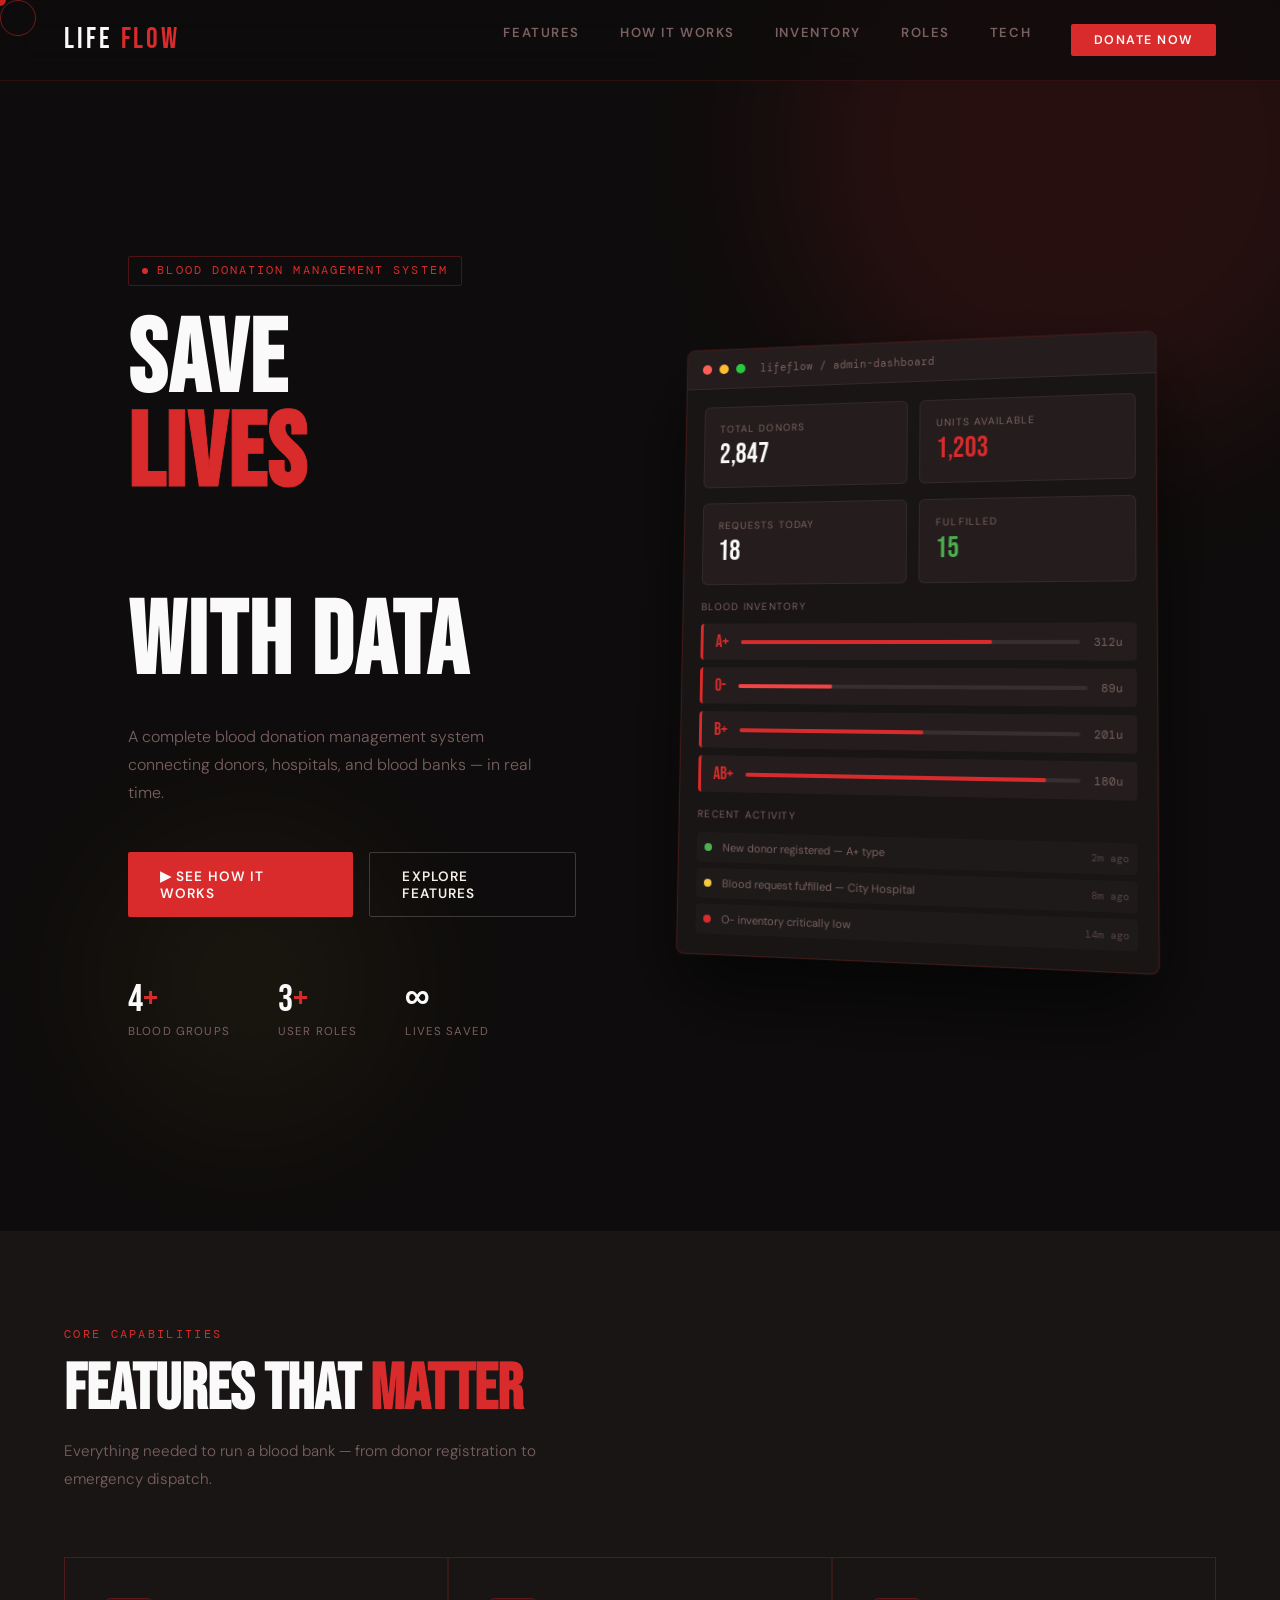
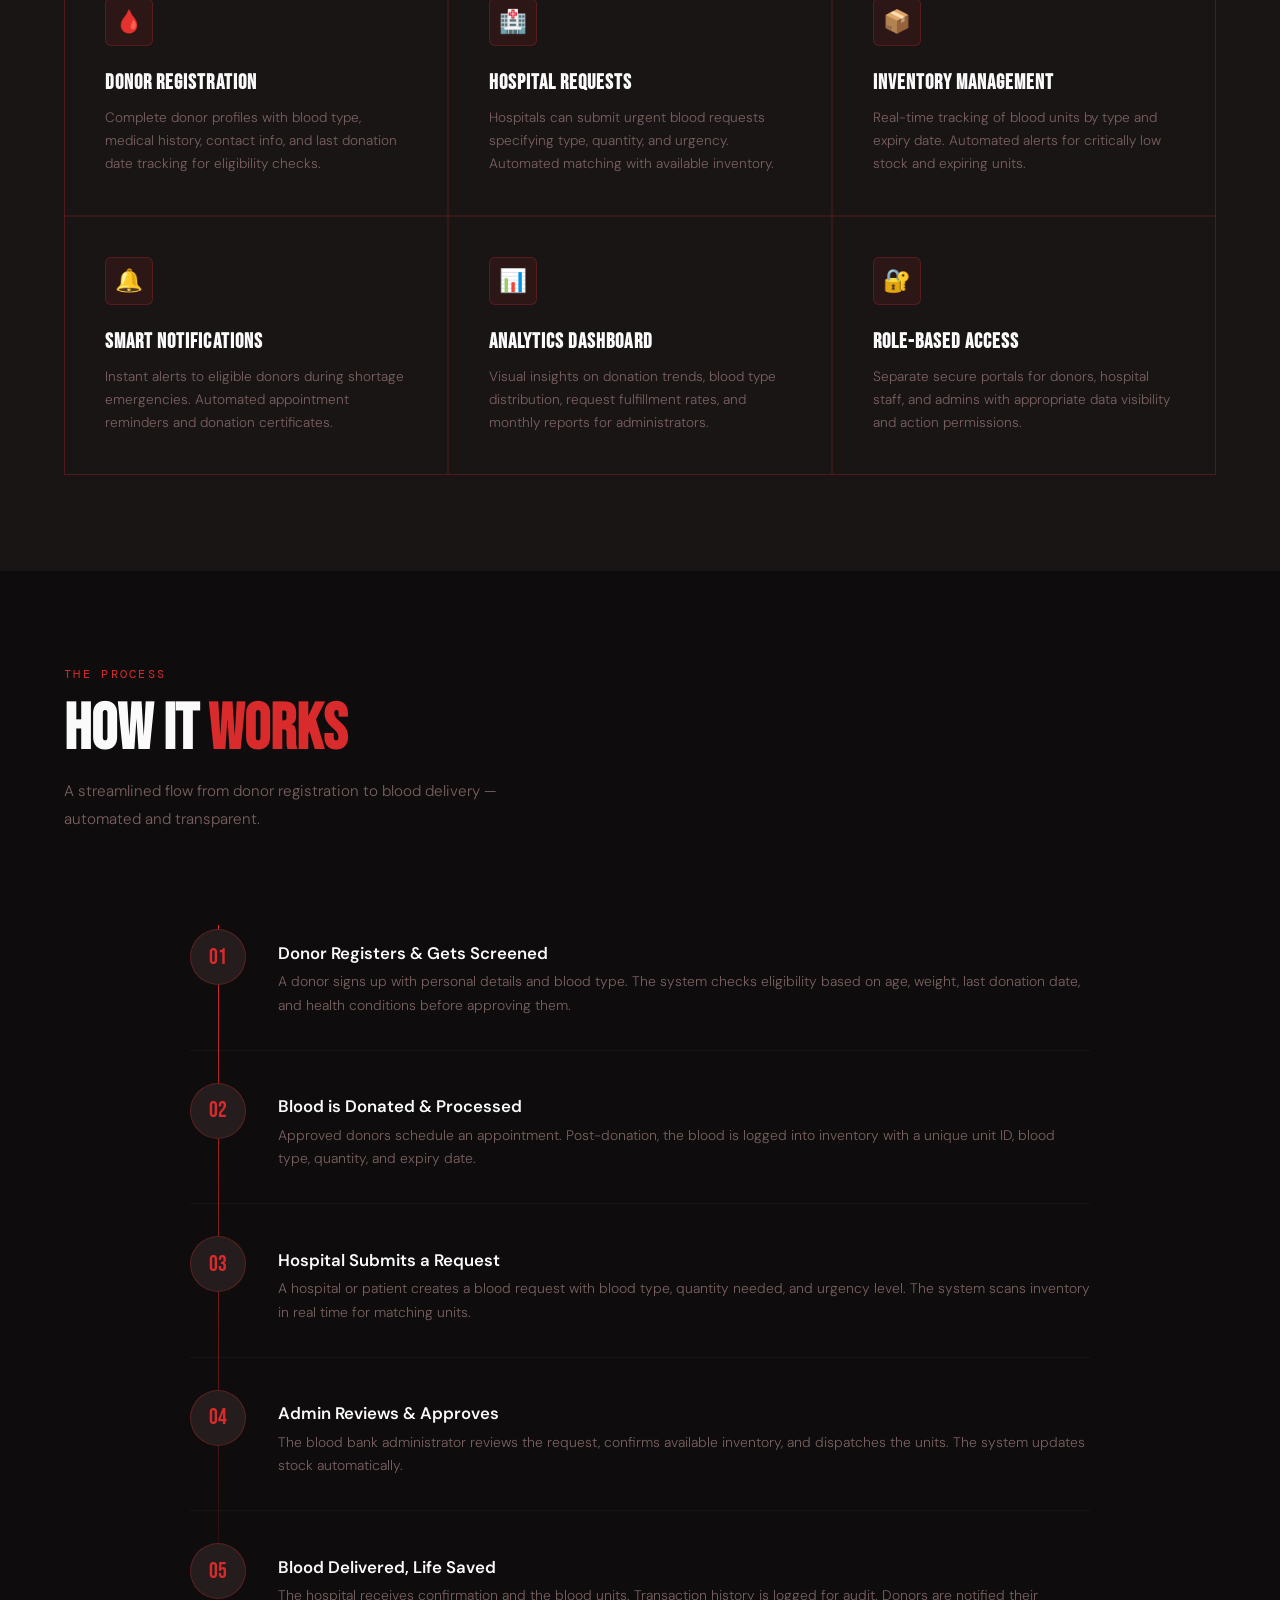
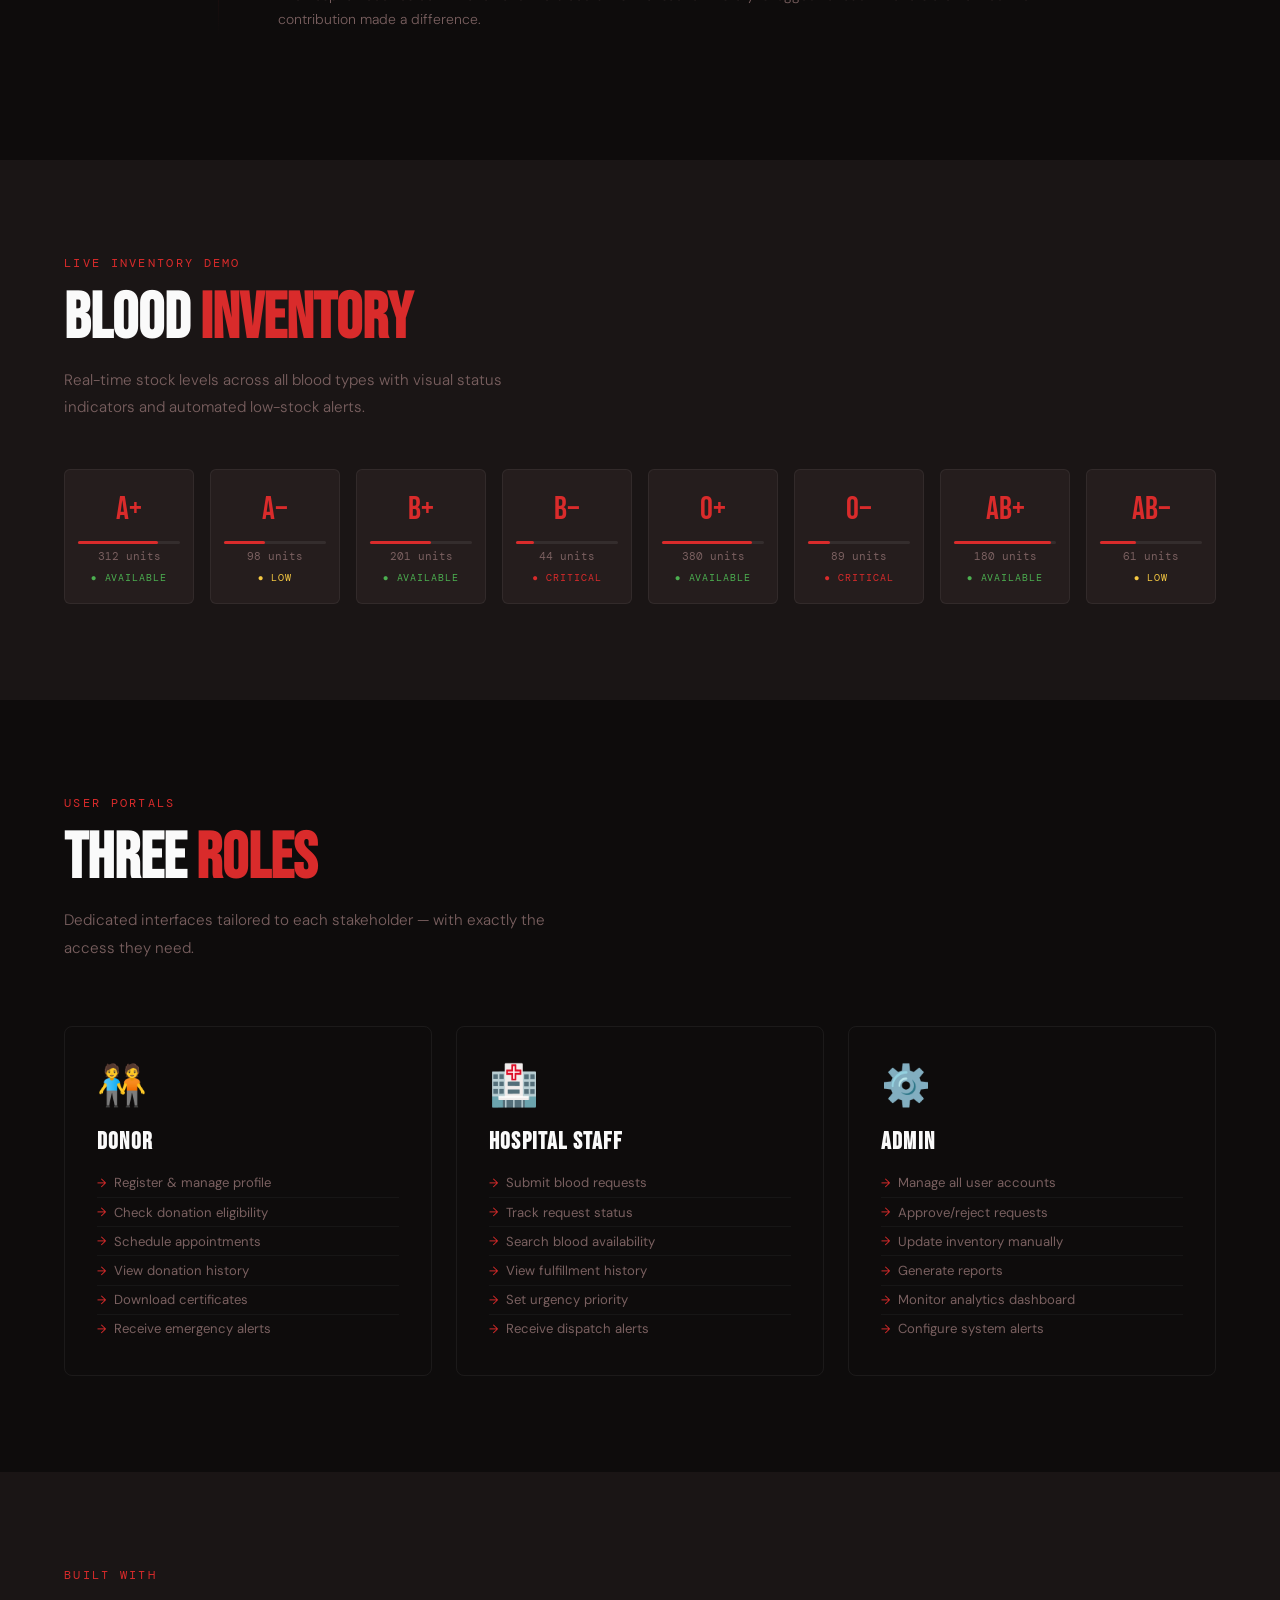
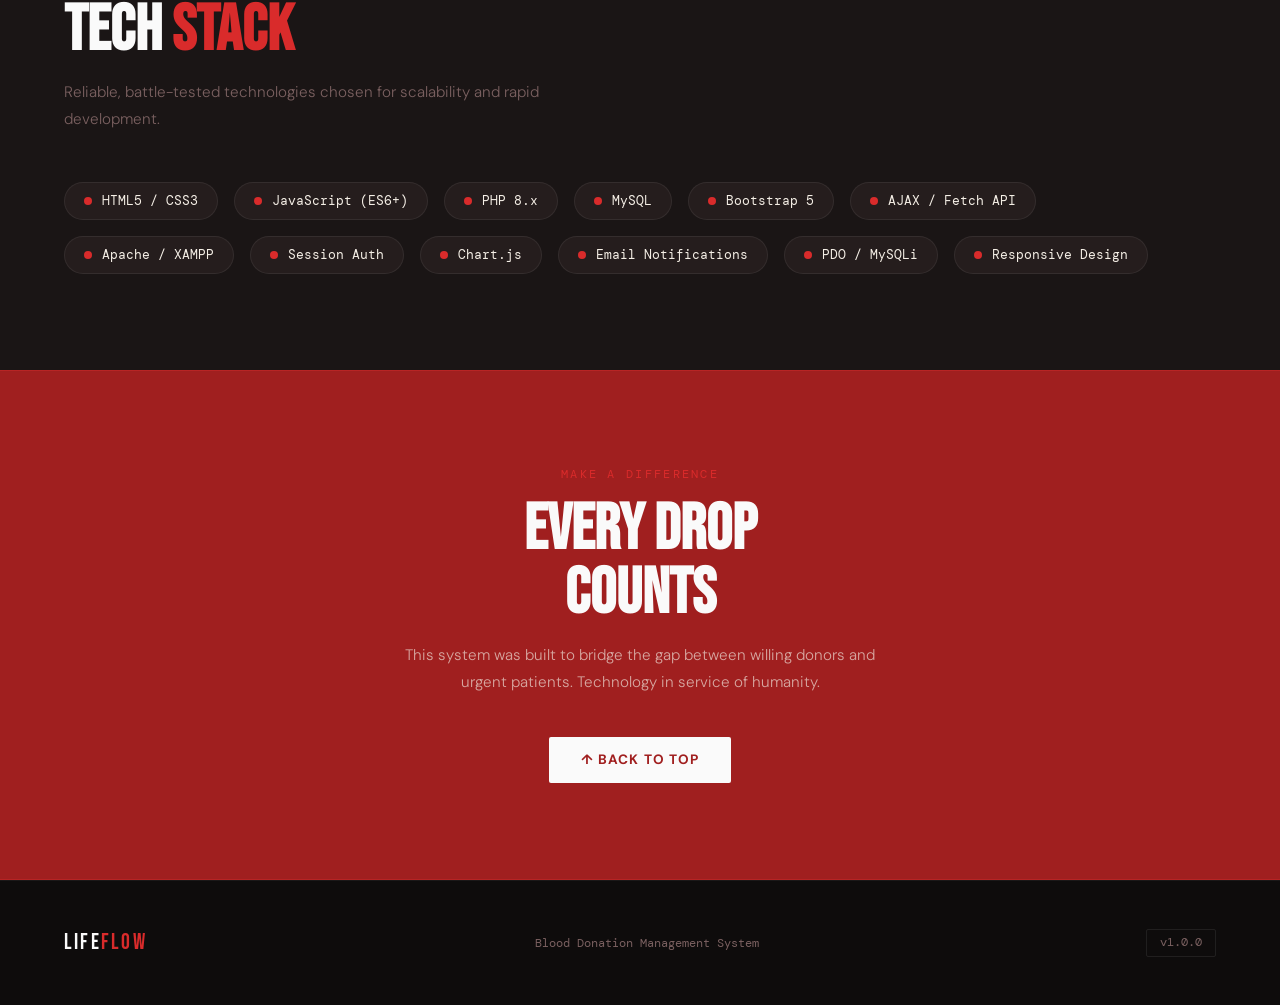
<file: index.html>
<!DOCTYPE html>
<html lang="en">
<head>
<meta charset="UTF-8">
<meta name="viewport" content="width=device-width, initial-scale=1.0">
<title>LifeFlow — Blood Donation Management System</title>
<link href="https://fonts.googleapis.com/css2?family=Bebas+Neue&family=DM+Sans:ital,opsz,wght@0,9..40,300;0,9..40,400;0,9..40,600;1,9..40,300&family=DM+Mono:wght@400;500&display=swap" rel="stylesheet">
<link rel="stylesheet" href="style.css">
</head>
<body>

<!-- Custom cursor -->
<div class="cursor" id="cursor"></div>
<div class="cursor-ring" id="cursorRing"></div>

<!-- Nav -->
<nav>
  <div class="nav-logo">Life<span>Flow</span></div>
  <div class="nav-links">
    <a href="#features">Features</a>
    <a href="#flow">How It Works</a>
    <a href="#inventory">Inventory</a>
    <a href="#roles">Roles</a>
    <a href="#tech">Tech</a>
    <a href="#cta" class="nav-cta">Donate Now</a>
  </div>
</nav>

<!-- Hero -->
<section class="hero" id="home">
  <div class="hero-bg">
    <div class="hero-circle hc1"></div>
    <div class="hero-circle hc2"></div>
  </div>
  <div class="hero-left">
    <div class="hero-tag">Blood Donation Management System</div>
    <h1 class="hero-h1">
      SAVE<br>
      <em>LIVES</em><br>
      WITH DATA
    </h1>
    <p class="hero-sub">A complete blood donation management system connecting donors, hospitals, and blood banks — in real time.</p>
    <div class="hero-actions">
      <a href="#flow" class="btn-primary">▶ See How It Works</a>
      <a href="#features" class="btn-ghost">Explore Features</a>
    </div>
    <div class="hero-stats">
      <div class="stat-item">
        <div class="stat-num">4<span>+</span></div>
        <div class="stat-label">Blood Groups</div>
      </div>
      <div class="stat-item">
        <div class="stat-num">3<span>+</span></div>
        <div class="stat-label">User Roles</div>
      </div>
      <div class="stat-item">
        <div class="stat-num">∞</div>
        <div class="stat-label">Lives Saved</div>
      </div>
    </div>
  </div>

  <!-- Dashboard Mockup -->
  <div class="hero-right">
    <div class="dashboard-mockup">
      <div class="mock-header">
        <div class="mock-dot" style="background:#FF5F56"></div>
        <div class="mock-dot" style="background:#FFBD2E"></div>
        <div class="mock-dot" style="background:#27C93F"></div>
        <div class="mock-title">lifeflow / admin-dashboard</div>
      </div>
      <div class="mock-body">
        <div class="mock-row">
          <div class="mock-card">
            <div class="mock-card-label">Total Donors</div>
            <div class="mock-card-val">2,847</div>
          </div>
          <div class="mock-card">
            <div class="mock-card-label">Units Available</div>
            <div class="mock-card-val red">1,203</div>
          </div>
        </div>
        <div class="mock-row">
          <div class="mock-card">
            <div class="mock-card-label">Requests Today</div>
            <div class="mock-card-val">18</div>
          </div>
          <div class="mock-card">
            <div class="mock-card-label">Fulfilled</div>
            <div class="mock-card-val green">15</div>
          </div>
        </div>
        <div class="mock-section-title">Blood Inventory</div>
        <div class="mock-blood-list">
          <div class="mock-blood-item">
            <span class="mock-blood-type">A+</span>
            <div class="mock-blood-bar-wrap"><div class="mock-blood-bar" style="width:75%"></div></div>
            <span class="mock-blood-units">312u</span>
          </div>
          <div class="mock-blood-item">
            <span class="mock-blood-type">O-</span>
            <div class="mock-blood-bar-wrap"><div class="mock-blood-bar" style="width:28%;background:#F24444"></div></div>
            <span class="mock-blood-units">89u</span>
          </div>
          <div class="mock-blood-item">
            <span class="mock-blood-type">B+</span>
            <div class="mock-blood-bar-wrap"><div class="mock-blood-bar" style="width:55%"></div></div>
            <span class="mock-blood-units">201u</span>
          </div>
          <div class="mock-blood-item">
            <span class="mock-blood-type">AB+</span>
            <div class="mock-blood-bar-wrap"><div class="mock-blood-bar" style="width:90%"></div></div>
            <span class="mock-blood-units">180u</span>
          </div>
        </div>
        <div class="mock-section-title">Recent Activity</div>
        <div class="mock-activity">
          <div class="mock-act-item">
            <div class="mock-act-dot" style="background:#4CAF50"></div>
            <span class="mock-act-text">New donor registered — A+ type</span>
            <span class="mock-act-time">2m ago</span>
          </div>
          <div class="mock-act-item">
            <div class="mock-act-dot" style="background:#F5C842"></div>
            <span class="mock-act-text">Blood request fulfilled — City Hospital</span>
            <span class="mock-act-time">8m ago</span>
          </div>
          <div class="mock-act-item">
            <div class="mock-act-dot" style="background:#D92B2B"></div>
            <span class="mock-act-text">O- inventory critically low</span>
            <span class="mock-act-time">14m ago</span>
          </div>
        </div>
      </div>
    </div>
  </div>
</section>

<!-- Features -->
<section id="features">
  <div class="section-eyebrow">Core Capabilities</div>
  <h2 class="section-title">FEATURES THAT <span>MATTER</span></h2>
  <p class="section-desc">Everything needed to run a blood bank — from donor registration to emergency dispatch.</p>
  <div class="features-grid reveal">
    <div class="feature-card">
      <div class="feature-icon">🩸</div>
      <h3>Donor Registration</h3>
      <p>Complete donor profiles with blood type, medical history, contact info, and last donation date tracking for eligibility checks.</p>
    </div>
    <div class="feature-card">
      <div class="feature-icon">🏥</div>
      <h3>Hospital Requests</h3>
      <p>Hospitals can submit urgent blood requests specifying type, quantity, and urgency. Automated matching with available inventory.</p>
    </div>
    <div class="feature-card">
      <div class="feature-icon">📦</div>
      <h3>Inventory Management</h3>
      <p>Real-time tracking of blood units by type and expiry date. Automated alerts for critically low stock and expiring units.</p>
    </div>
    <div class="feature-card">
      <div class="feature-icon">🔔</div>
      <h3>Smart Notifications</h3>
      <p>Instant alerts to eligible donors during shortage emergencies. Automated appointment reminders and donation certificates.</p>
    </div>
    <div class="feature-card">
      <div class="feature-icon">📊</div>
      <h3>Analytics Dashboard</h3>
      <p>Visual insights on donation trends, blood type distribution, request fulfillment rates, and monthly reports for administrators.</p>
    </div>
    <div class="feature-card">
      <div class="feature-icon">🔐</div>
      <h3>Role-Based Access</h3>
      <p>Separate secure portals for donors, hospital staff, and admins with appropriate data visibility and action permissions.</p>
    </div>
  </div>
</section>

<!-- How It Works -->
<section id="flow">
  <div class="section-eyebrow">The Process</div>
  <h2 class="section-title">HOW IT <span>WORKS</span></h2>
  <p class="section-desc">A streamlined flow from donor registration to blood delivery — automated and transparent.</p>
  <div class="flow-container">
    <div class="flow-steps reveal">
      <div class="flow-step">
        <div class="flow-num">01</div>
        <div class="flow-content">
          <h3>Donor Registers & Gets Screened</h3>
          <p>A donor signs up with personal details and blood type. The system checks eligibility based on age, weight, last donation date, and health conditions before approving them.</p>
        </div>
      </div>
      <div class="flow-step">
        <div class="flow-num">02</div>
        <div class="flow-content">
          <h3>Blood is Donated & Processed</h3>
          <p>Approved donors schedule an appointment. Post-donation, the blood is logged into inventory with a unique unit ID, blood type, quantity, and expiry date.</p>
        </div>
      </div>
      <div class="flow-step">
        <div class="flow-num">03</div>
        <div class="flow-content">
          <h3>Hospital Submits a Request</h3>
          <p>A hospital or patient creates a blood request with blood type, quantity needed, and urgency level. The system scans inventory in real time for matching units.</p>
        </div>
      </div>
      <div class="flow-step">
        <div class="flow-num">04</div>
        <div class="flow-content">
          <h3>Admin Reviews & Approves</h3>
          <p>The blood bank administrator reviews the request, confirms available inventory, and dispatches the units. The system updates stock automatically.</p>
        </div>
      </div>
      <div class="flow-step">
        <div class="flow-num">05</div>
        <div class="flow-content">
          <h3>Blood Delivered, Life Saved</h3>
          <p>The hospital receives confirmation and the blood units. Transaction history is logged for audit. Donors are notified their contribution made a difference.</p>
        </div>
      </div>
    </div>
  </div>
</section>

<!-- Inventory -->
<section id="inventory">
  <div class="section-eyebrow">Live Inventory Demo</div>
  <h2 class="section-title">BLOOD <span>INVENTORY</span></h2>
  <p class="section-desc">Real-time stock levels across all blood types with visual status indicators and automated low-stock alerts.</p>
  <div class="blood-grid reveal">
    <div class="blood-card">
      <div class="blood-card-type">A+</div>
      <div class="blood-card-bar"><div class="blood-card-bar-fill" style="width:78%"></div></div>
      <div class="blood-card-units">312 units</div>
      <div class="blood-card-status status-ok">● Available</div>
    </div>
    <div class="blood-card">
      <div class="blood-card-type">A−</div>
      <div class="blood-card-bar"><div class="blood-card-bar-fill" style="width:40%"></div></div>
      <div class="blood-card-units">98 units</div>
      <div class="blood-card-status status-low">● Low</div>
    </div>
    <div class="blood-card">
      <div class="blood-card-type">B+</div>
      <div class="blood-card-bar"><div class="blood-card-bar-fill" style="width:60%"></div></div>
      <div class="blood-card-units">201 units</div>
      <div class="blood-card-status status-ok">● Available</div>
    </div>
    <div class="blood-card">
      <div class="blood-card-type">B−</div>
      <div class="blood-card-bar"><div class="blood-card-bar-fill" style="width:18%"></div></div>
      <div class="blood-card-units">44 units</div>
      <div class="blood-card-status status-critical">● Critical</div>
    </div>
    <div class="blood-card">
      <div class="blood-card-type">O+</div>
      <div class="blood-card-bar"><div class="blood-card-bar-fill" style="width:88%"></div></div>
      <div class="blood-card-units">380 units</div>
      <div class="blood-card-status status-ok">● Available</div>
    </div>
    <div class="blood-card">
      <div class="blood-card-type">O−</div>
      <div class="blood-card-bar"><div class="blood-card-bar-fill" style="width:22%"></div></div>
      <div class="blood-card-units">89 units</div>
      <div class="blood-card-status status-critical">● Critical</div>
    </div>
    <div class="blood-card">
      <div class="blood-card-type">AB+</div>
      <div class="blood-card-bar"><div class="blood-card-bar-fill" style="width:95%"></div></div>
      <div class="blood-card-units">180 units</div>
      <div class="blood-card-status status-ok">● Available</div>
    </div>
    <div class="blood-card">
      <div class="blood-card-type">AB−</div>
      <div class="blood-card-bar"><div class="blood-card-bar-fill" style="width:35%"></div></div>
      <div class="blood-card-units">61 units</div>
      <div class="blood-card-status status-low">● Low</div>
    </div>
  </div>
</section>

<!-- Roles -->
<section id="roles">
  <div class="section-eyebrow">User Portals</div>
  <h2 class="section-title">THREE <span>ROLES</span></h2>
  <p class="section-desc">Dedicated interfaces tailored to each stakeholder — with exactly the access they need.</p>
  <div class="roles-grid reveal">
    <div class="role-card">
      <div class="role-icon">🧑‍🤝‍🧑</div>
      <h3>Donor</h3>
      <div class="role-feature">Register & manage profile</div>
      <div class="role-feature">Check donation eligibility</div>
      <div class="role-feature">Schedule appointments</div>
      <div class="role-feature">View donation history</div>
      <div class="role-feature">Download certificates</div>
      <div class="role-feature">Receive emergency alerts</div>
    </div>
    <div class="role-card">
      <div class="role-icon">🏥</div>
      <h3>Hospital Staff</h3>
      <div class="role-feature">Submit blood requests</div>
      <div class="role-feature">Track request status</div>
      <div class="role-feature">Search blood availability</div>
      <div class="role-feature">View fulfillment history</div>
      <div class="role-feature">Set urgency priority</div>
      <div class="role-feature">Receive dispatch alerts</div>
    </div>
    <div class="role-card">
      <div class="role-icon">⚙️</div>
      <h3>Admin</h3>
      <div class="role-feature">Manage all user accounts</div>
      <div class="role-feature">Approve/reject requests</div>
      <div class="role-feature">Update inventory manually</div>
      <div class="role-feature">Generate reports</div>
      <div class="role-feature">Monitor analytics dashboard</div>
      <div class="role-feature">Configure system alerts</div>
    </div>
  </div>
</section>

<!-- Tech Stack -->
<section id="tech">
  <div class="section-eyebrow">Built With</div>
  <h2 class="section-title">TECH <span>STACK</span></h2>
  <p class="section-desc">Reliable, battle-tested technologies chosen for scalability and rapid development.</p>
  <div class="tech-grid reveal">
    <div class="tech-pill"><span class="tech-pill-dot"></span>HTML5 / CSS3</div>
    <div class="tech-pill"><span class="tech-pill-dot"></span>JavaScript (ES6+)</div>
    <div class="tech-pill"><span class="tech-pill-dot"></span>PHP 8.x</div>
    <div class="tech-pill"><span class="tech-pill-dot"></span>MySQL</div>
    <div class="tech-pill"><span class="tech-pill-dot"></span>Bootstrap 5</div>
    <div class="tech-pill"><span class="tech-pill-dot"></span>AJAX / Fetch API</div>
    <div class="tech-pill"><span class="tech-pill-dot"></span>Apache / XAMPP</div>
    <div class="tech-pill"><span class="tech-pill-dot"></span>Session Auth</div>
    <div class="tech-pill"><span class="tech-pill-dot"></span>Chart.js</div>
    <div class="tech-pill"><span class="tech-pill-dot"></span>Email Notifications</div>
    <div class="tech-pill"><span class="tech-pill-dot"></span>PDO / MySQLi</div>
    <div class="tech-pill"><span class="tech-pill-dot"></span>Responsive Design</div>
  </div>
</section>

<!-- CTA -->
<section id="cta">
  <div class="section-eyebrow">Make a Difference</div>
  <h2 class="section-title">EVERY DROP<br>COUNTS</h2>
  <p class="section-desc">This system was built to bridge the gap between willing donors and urgent patients. Technology in service of humanity.</p>
  <a href="#home" class="btn-primary">↑ Back to Top</a>
</section>

<!-- Footer -->
<footer>
  <div class="footer-logo">Life<span>Flow</span></div>
  <div class="footer-meta">Blood Donation Management System</div>
  <div class="footer-tag">v1.0.0</div>
</footer>

<script src="main.js"></script>
</body>
</html>
</file>
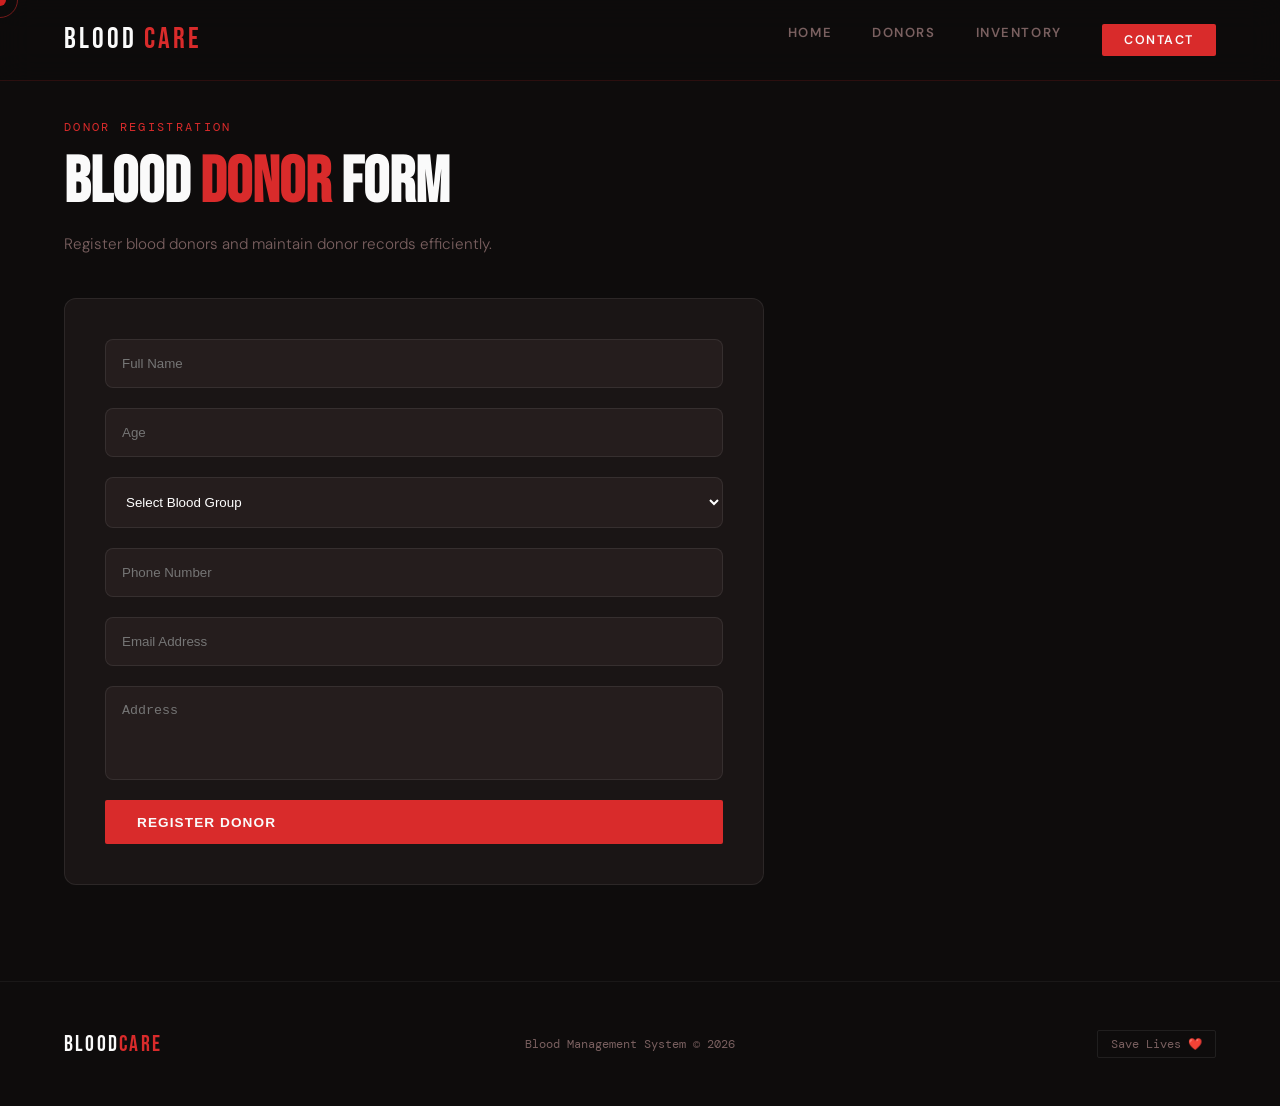
<file: donors.html>
<!DOCTYPE html>
<html lang="en">
<head>
    <meta charset="UTF-8" />
    <meta name="viewport" content="width=device-width, initial-scale=1.0" />
    <title>Donor Management</title>

    <!-- CSS File -->
    <link rel="stylesheet" href="style.css" />

    <!-- Google Fonts -->
    <link href="https://fonts.googleapis.com/css2?family=Bebas+Neue&family=DM+Sans:wght@300;400;500;700&family=DM+Mono&display=swap" rel="stylesheet">
</head>

<body>

    <!-- Custom Cursor -->
    <div class="cursor"></div>
    <div class="cursor-ring"></div>

    <!-- Navbar -->
    <nav>
        <div class="nav-logo">
            BLOOD<span>CARE</span>
        </div>

        <div class="nav-links">
            <a href="index.html">Home</a>
            <a href="donor.html">Donors</a>
            <a href="inventory.html">Inventory</a>
            <a href="contact.html" class="nav-cta">Contact</a>
        </div>
    </nav>

    <!-- Donor Section -->
    <section style="padding-top:120px; min-height:100vh;">
        
        <div class="section-eyebrow">
            Donor Registration
        </div>

        <h1 class="section-title">
            BLOOD <span>DONOR</span> FORM
        </h1>

        <p class="section-desc">
            Register blood donors and maintain donor records efficiently.
        </p>

        <!-- Form Card -->
        <div style="
            margin-top:40px;
            background: var(--dark2);
            border:1px solid rgba(255,255,255,0.08);
            border-radius:12px;
            padding:40px;
            max-width:700px;
        ">

            <form>

                <div style="display:flex; flex-direction:column; gap:20px;">

                    <input type="text"
                        placeholder="Full Name"
                        required
                        style="
                            padding:16px;
                            background:var(--dark3);
                            border:1px solid rgba(255,255,255,0.08);
                            color:white;
                            border-radius:8px;
                            outline:none;
                        ">

                    <input type="number"
                        placeholder="Age"
                        required
                        style="
                            padding:16px;
                            background:var(--dark3);
                            border:1px solid rgba(255,255,255,0.08);
                            color:white;
                            border-radius:8px;
                            outline:none;
                        ">

                    <select
                        required
                        style="
                            padding:16px;
                            background:var(--dark3);
                            border:1px solid rgba(255,255,255,0.08);
                            color:white;
                            border-radius:8px;
                            outline:none;
                        ">
                        <option value="">Select Blood Group</option>
                        <option>A+</option>
                        <option>A-</option>
                        <option>B+</option>
                        <option>B-</option>
                        <option>AB+</option>
                        <option>AB-</option>
                        <option>O+</option>
                        <option>O-</option>
                    </select>

                    <input type="tel"
                        placeholder="Phone Number"
                        required
                        style="
                            padding:16px;
                            background:var(--dark3);
                            border:1px solid rgba(255,255,255,0.08);
                            color:white;
                            border-radius:8px;
                            outline:none;
                        ">

                    <input type="email"
                        placeholder="Email Address"
                        required
                        style="
                            padding:16px;
                            background:var(--dark3);
                            border:1px solid rgba(255,255,255,0.08);
                            color:white;
                            border-radius:8px;
                            outline:none;
                        ">

                    <textarea
                        rows="4"
                        placeholder="Address"
                        style="
                            padding:16px;
                            background:var(--dark3);
                            border:1px solid rgba(255,255,255,0.08);
                            color:white;
                            border-radius:8px;
                            outline:none;
                            resize:none;
                        "></textarea>

                    <button type="submit" class="btn-primary">
                        Register Donor
                    </button>

                </div>

            </form>
        </div>

    </section>

    <!-- Footer -->
    <footer>
        <div class="footer-logo">
            BLOOD<span>CARE</span>
        </div>

        <div class="footer-meta">
            Blood Management System © 2026
        </div>

        <div class="footer-tag">
            Save Lives ❤️
        </div>
    </footer>

    <!-- Cursor Script -->
    <script>
        const cursor = document.querySelector('.cursor');
        const ring = document.querySelector('.cursor-ring');

        document.addEventListener('mousemove', (e) => {
            cursor.style.left = e.clientX + 'px';
            cursor.style.top = e.clientY + 'px';

            ring.style.left = e.clientX + 'px';
            ring.style.top = e.clientY + 'px';
        });
    </script>

</body>
</html>
</file>
<file: style.css>
*, *::before, *::after { box-sizing: border-box; margin: 0; padding: 0; }

:root {
  --red: #D92B2B;
  --red-light: #F24444;
  --red-dark: #A01F1F;
  --cream: #F5EFE6;
  --dark: #0E0C0C;
  --dark2: #1A1515;
  --dark3: #251D1D;
  --muted: #7A6060;
  --white: #FAFAFA;
  --accent: #F5C842;
}

html { scroll-behavior: smooth; }

body {
  font-family: 'DM Sans', sans-serif;
  background: var(--dark);
  color: var(--cream);
  overflow-x: hidden;
  cursor: none;
}

/* Custom cursor */
.cursor {
  width: 12px; height: 12px;
  background: var(--red);
  border-radius: 50%;
  position: fixed;
  top: 0; left: 0;
  pointer-events: none;
  z-index: 9999;
  transform: translate(-50%, -50%);
  transition: transform 0.1s ease, width 0.2s ease, height 0.2s ease, background 0.2s ease;
  mix-blend-mode: difference;
}
.cursor-ring {
  width: 36px; height: 36px;
  border: 1.5px solid rgba(217,43,43,0.5);
  border-radius: 50%;
  position: fixed;
  top: 0; left: 0;
  pointer-events: none;
  z-index: 9998;
  transform: translate(-50%, -50%);
  transition: all 0.15s ease;
}

/* Nav */
nav {
  position: fixed; top: 0; left: 0; right: 0;
  z-index: 100;
  display: flex; align-items: center; justify-content: space-between;
  padding: 1.4rem 4rem;
  backdrop-filter: blur(16px);
  background: rgba(14,12,12,0.7);
  border-bottom: 1px solid rgba(217,43,43,0.15);
}
.nav-logo {
  font-family: 'Bebas Neue', sans-serif;
  font-size: 1.8rem;
  letter-spacing: 0.1em;
  color: var(--white);
  display: flex; align-items: center; gap: 0.5rem;
}
.nav-logo span { color: var(--red); }
.nav-links { display: flex; gap: 2.5rem; }
.nav-links a {
  font-size: 0.82rem;
  font-weight: 600;
  letter-spacing: 0.12em;
  text-transform: uppercase;
  color: var(--muted);
  text-decoration: none;
  transition: color 0.2s;
}
.nav-links a:hover { color: var(--cream); }
.nav-cta {
  background: var(--red);
  color: var(--white) !important;
  padding: 0.5rem 1.4rem;
  border-radius: 2px;
  font-size: 0.78rem !important;
  transition: background 0.2s !important;
}
.nav-cta:hover { background: var(--red-light) !important; color: var(--white) !important; }

/* Hero */
.hero {
  min-height: 100vh;
  display: grid;
  grid-template-columns: 1fr 1fr;
  position: relative;
  overflow: hidden;
}
.hero-left {
  display: flex; flex-direction: column; justify-content: center;
  padding: 10rem 4rem 6rem 4rem;
  position: relative; z-index: 2;
}
.hero-tag {
  display: inline-flex; align-items: center; gap: 0.6rem;
  font-family: 'DM Mono', monospace;
  font-size: 0.72rem;
  letter-spacing: 0.18em;
  text-transform: uppercase;
  color: var(--red);
  margin-bottom: 1.8rem;
  padding: 0.4rem 0.8rem;
  border: 1px solid rgba(217,43,43,0.3);
  width: fit-content;
  border-radius: 2px;
  animation: fadeUp 0.8s ease both;
}
.hero-tag::before {
  content: '';
  width: 6px; height: 6px;
  background: var(--red);
  border-radius: 50%;
  animation: pulse 1.5s infinite;
}
.hero-h1 {
  font-family: 'Bebas Neue', sans-serif;
  font-size: clamp(4.5rem, 8vw, 7.5rem);
  line-height: 0.92;
  letter-spacing: 0.02em;
  color: var(--white);
  animation: fadeUp 0.8s 0.15s ease both;
}
.hero-h1 em {
  font-style: normal;
  color: var(--red);
  -webkit-text-stroke: 1px var(--red);
  display: block;
}
.hero-sub {
  font-size: 1rem;
  line-height: 1.75;
  color: var(--muted);
  max-width: 420px;
  margin-top: 2rem;
  font-weight: 300;
  animation: fadeUp 0.8s 0.3s ease both;
}
.hero-actions {
  display: flex; gap: 1rem; margin-top: 2.8rem;
  animation: fadeUp 0.8s 0.45s ease both;
}
.btn-primary {
  background: var(--red);
  color: var(--white);
  padding: 0.9rem 2rem;
  font-size: 0.85rem;
  font-weight: 600;
  letter-spacing: 0.08em;
  text-transform: uppercase;
  border: none; border-radius: 2px;
  cursor: none;
  text-decoration: none;
  display: inline-flex; align-items: center; gap: 0.5rem;
  transition: background 0.2s, transform 0.2s;
}
.btn-primary:hover { background: var(--red-light); transform: translateY(-2px); }
.btn-ghost {
  background: transparent;
  color: var(--cream);
  padding: 0.9rem 2rem;
  font-size: 0.85rem;
  font-weight: 600;
  letter-spacing: 0.08em;
  text-transform: uppercase;
  border: 1px solid rgba(245,239,230,0.2);
  border-radius: 2px;
  cursor: none;
  text-decoration: none;
  transition: border-color 0.2s, transform 0.2s;
}
.btn-ghost:hover { border-color: rgba(245,239,230,0.5); transform: translateY(-2px); }

.hero-stats {
  display: flex; gap: 3rem; margin-top: 4rem;
  animation: fadeUp 0.8s 0.6s ease both;
}
.stat-item {}
.stat-num {
  font-family: 'Bebas Neue', sans-serif;
  font-size: 2.4rem;
  color: var(--white);
  line-height: 1;
}
.stat-num span { color: var(--red); }
.stat-label {
  font-size: 0.72rem;
  letter-spacing: 0.1em;
  text-transform: uppercase;
  color: var(--muted);
  margin-top: 0.3rem;
}

/* Hero Right — Dashboard Mockup */
.hero-right {
  display: flex; align-items: center; justify-content: center;
  padding: 8rem 4rem 4rem 2rem;
  position: relative;
  animation: fadeIn 1.2s 0.4s ease both;
}
.dashboard-mockup {
  background: var(--dark2);
  border: 1px solid rgba(217,43,43,0.2);
  border-radius: 8px;
  width: 100%;
  max-width: 480px;
  box-shadow: 0 40px 80px rgba(0,0,0,0.6), 0 0 0 1px rgba(255,255,255,0.04);
  overflow: hidden;
  transform: perspective(1000px) rotateY(-8deg) rotateX(3deg);
  transition: transform 0.4s ease;
}
.dashboard-mockup:hover {
  transform: perspective(1000px) rotateY(-4deg) rotateX(1deg);
}
.mock-header {
  background: var(--dark3);
  padding: 0.8rem 1rem;
  display: flex; align-items: center; gap: 0.5rem;
  border-bottom: 1px solid rgba(255,255,255,0.06);
}
.mock-dot { width: 10px; height: 10px; border-radius: 50%; }
.mock-title {
  font-family: 'DM Mono', monospace;
  font-size: 0.7rem;
  color: var(--muted);
  margin-left: 0.5rem;
}
.mock-body { padding: 1.2rem; display: flex; flex-direction: column; gap: 1rem; }
.mock-row { display: grid; grid-template-columns: 1fr 1fr; gap: 0.8rem; }
.mock-card {
  background: var(--dark3);
  border: 1px solid rgba(255,255,255,0.06);
  border-radius: 6px;
  padding: 1rem;
}
.mock-card-label { font-size: 0.65rem; letter-spacing: 0.1em; text-transform: uppercase; color: var(--muted); }
.mock-card-val {
  font-family: 'Bebas Neue', sans-serif;
  font-size: 1.8rem;
  color: var(--white);
  margin-top: 0.2rem;
}
.mock-card-val.red { color: var(--red); }
.mock-card-val.green { color: #4CAF50; }
.mock-blood-list { display: flex; flex-direction: column; gap: 0.5rem; }
.mock-blood-item {
  display: flex; align-items: center; justify-content: space-between;
  padding: 0.5rem 0.8rem;
  background: var(--dark3);
  border-radius: 4px;
  border-left: 3px solid var(--red);
}
.mock-blood-type {
  font-family: 'Bebas Neue', sans-serif;
  font-size: 1.1rem;
  color: var(--red);
}
.mock-blood-bar-wrap {
  flex: 1; height: 4px; background: rgba(255,255,255,0.08);
  border-radius: 2px; margin: 0 0.8rem;
}
.mock-blood-bar { height: 100%; border-radius: 2px; background: var(--red); }
.mock-blood-units { font-size: 0.7rem; color: var(--muted); font-family: 'DM Mono', monospace; }
.mock-activity { display: flex; flex-direction: column; gap: 0.4rem; }
.mock-act-item {
  display: flex; align-items: center; gap: 0.7rem;
  padding: 0.5rem;
  border-radius: 4px;
  background: rgba(255,255,255,0.02);
}
.mock-act-dot { width: 8px; height: 8px; border-radius: 50%; flex-shrink: 0; }
.mock-act-text { font-size: 0.7rem; color: var(--muted); }
.mock-act-time { font-size: 0.65rem; color: rgba(122,96,96,0.6); margin-left: auto; font-family: 'DM Mono', monospace; }
.mock-section-title { font-size: 0.65rem; letter-spacing: 0.12em; text-transform: uppercase; color: var(--muted); margin-bottom: -0.3rem; }

/* Background decor */
.hero-bg {
  position: absolute; inset: 0; z-index: 0;
  overflow: hidden;
}
.hero-circle {
  position: absolute;
  border-radius: 50%;
  filter: blur(80px);
  opacity: 0.12;
}
.hc1 { width: 600px; height: 600px; background: var(--red); top: -150px; right: -100px; }
.hc2 { width: 300px; height: 300px; background: var(--accent); bottom: 100px; left: 100px; opacity: 0.05; }

/* Section base */
section { padding: 6rem 4rem; position: relative; }
.section-eyebrow {
  font-family: 'DM Mono', monospace;
  font-size: 0.72rem;
  letter-spacing: 0.2em;
  text-transform: uppercase;
  color: var(--red);
  margin-bottom: 1rem;
}
.section-title {
  font-family: 'Bebas Neue', sans-serif;
  font-size: clamp(2.5rem, 5vw, 4rem);
  line-height: 1;
  color: var(--white);
}
.section-title span { color: var(--red); }
.section-desc {
  font-size: 0.95rem;
  color: var(--muted);
  line-height: 1.8;
  max-width: 500px;
  margin-top: 1rem;
  font-weight: 300;
}

/* Features */
#features { background: var(--dark2); }
.features-grid {
  display: grid;
  grid-template-columns: repeat(3, 1fr);
  gap: 1.5px;
  margin-top: 4rem;
  background: rgba(217,43,43,0.15);
  border: 1px solid rgba(217,43,43,0.15);
}
.feature-card {
  background: var(--dark2);
  padding: 2.5rem;
  transition: background 0.3s;
  position: relative;
  overflow: hidden;
}
.feature-card::before {
  content: '';
  position: absolute; top: 0; left: 0;
  width: 3px; height: 0;
  background: var(--red);
  transition: height 0.4s ease;
}
.feature-card:hover { background: var(--dark3); }
.feature-card:hover::before { height: 100%; }
.feature-icon {
  width: 48px; height: 48px;
  background: rgba(217,43,43,0.1);
  border: 1px solid rgba(217,43,43,0.25);
  border-radius: 6px;
  display: flex; align-items: center; justify-content: center;
  margin-bottom: 1.5rem;
  font-size: 1.4rem;
}
.feature-card h3 {
  font-family: 'Bebas Neue', sans-serif;
  font-size: 1.3rem;
  letter-spacing: 0.05em;
  color: var(--white);
  margin-bottom: 0.7rem;
}
.feature-card p { font-size: 0.85rem; color: var(--muted); line-height: 1.7; font-weight: 300; }

/* Flow / How it works */
#flow { background: var(--dark); }
.flow-container { max-width: 900px; margin: 4rem auto 0; }
.flow-steps { display: flex; flex-direction: column; gap: 0; position: relative; }
.flow-steps::before {
  content: '';
  position: absolute; left: 28px; top: 28px; bottom: 28px;
  width: 1px;
  background: linear-gradient(to bottom, var(--red), transparent);
}
.flow-step {
  display: flex; gap: 2rem; padding: 2rem 0;
  border-bottom: 1px solid rgba(255,255,255,0.04);
  position: relative;
}
.flow-step:last-child { border-bottom: none; }
.flow-num {
  width: 56px; height: 56px; flex-shrink: 0;
  background: var(--dark3);
  border: 1px solid rgba(217,43,43,0.3);
  border-radius: 50%;
  display: flex; align-items: center; justify-content: center;
  font-family: 'Bebas Neue', sans-serif;
  font-size: 1.4rem;
  color: var(--red);
  position: relative; z-index: 1;
}
.flow-content { padding-top: 0.8rem; }
.flow-content h3 {
  font-family: 'DM Sans', sans-serif;
  font-weight: 600;
  font-size: 1.05rem;
  color: var(--white);
  margin-bottom: 0.4rem;
}
.flow-content p { font-size: 0.87rem; color: var(--muted); line-height: 1.7; font-weight: 300; }

/* Blood Types */
#inventory { background: var(--dark2); }
.blood-grid {
  display: grid;
  grid-template-columns: repeat(8, 1fr);
  gap: 1rem;
  margin-top: 3rem;
}
.blood-card {
  background: var(--dark3);
  border: 1px solid rgba(255,255,255,0.06);
  border-radius: 6px;
  padding: 1.2rem 0.8rem;
  text-align: center;
  transition: all 0.3s ease;
  cursor: none;
  position: relative;
  overflow: hidden;
}
.blood-card::after {
  content: '';
  position: absolute; inset: 0;
  background: var(--red);
  opacity: 0;
  transition: opacity 0.3s;
  z-index: 0;
}
.blood-card:hover::after { opacity: 0.08; }
.blood-card:hover { border-color: rgba(217,43,43,0.4); transform: translateY(-3px); }
.blood-card-type {
  font-family: 'Bebas Neue', sans-serif;
  font-size: 2rem;
  color: var(--red);
  position: relative; z-index: 1;
}
.blood-card-units {
  font-size: 0.7rem;
  color: var(--muted);
  margin-top: 0.3rem;
  font-family: 'DM Mono', monospace;
  position: relative; z-index: 1;
}
.blood-card-bar {
  height: 3px; background: rgba(255,255,255,0.07);
  border-radius: 2px; margin-top: 0.8rem;
  position: relative; z-index: 1;
}
.blood-card-bar-fill {
  height: 100%; border-radius: 2px;
  background: var(--red);
  transition: width 1s ease;
}
.blood-card-status {
  font-size: 0.6rem;
  letter-spacing: 0.1em;
  text-transform: uppercase;
  margin-top: 0.5rem;
  font-family: 'DM Mono', monospace;
  position: relative; z-index: 1;
}
.status-ok { color: #4CAF50; }
.status-low { color: var(--accent); }
.status-critical { color: var(--red); }

/* Team / Roles */
#roles { background: var(--dark); }
.roles-grid {
  display: grid;
  grid-template-columns: repeat(3, 1fr);
  gap: 1.5rem;
  margin-top: 4rem;
}
.role-card {
  border: 1px solid rgba(255,255,255,0.06);
  border-radius: 8px;
  padding: 2rem;
  position: relative;
  overflow: hidden;
  transition: border-color 0.3s, transform 0.3s;
}
.role-card:hover { border-color: rgba(217,43,43,0.35); transform: translateY(-4px); }
.role-icon { font-size: 2.5rem; margin-bottom: 1rem; }
.role-card h3 {
  font-family: 'Bebas Neue', sans-serif;
  font-size: 1.5rem;
  letter-spacing: 0.05em;
  color: var(--white);
  margin-bottom: 0.8rem;
}
.role-feature {
  display: flex; align-items: center; gap: 0.5rem;
  font-size: 0.82rem; color: var(--muted);
  padding: 0.35rem 0;
  border-bottom: 1px solid rgba(255,255,255,0.04);
}
.role-feature:last-child { border-bottom: none; }
.role-feature::before { content: '→'; color: var(--red); font-size: 0.75rem; flex-shrink: 0; }

/* Tech stack */
#tech { background: var(--dark2); }
.tech-grid {
  display: flex; flex-wrap: wrap; gap: 1rem;
  margin-top: 3rem;
}
.tech-pill {
  display: flex; align-items: center; gap: 0.6rem;
  padding: 0.6rem 1.2rem;
  background: var(--dark3);
  border: 1px solid rgba(255,255,255,0.07);
  border-radius: 100px;
  font-size: 0.82rem;
  color: var(--cream);
  font-family: 'DM Mono', monospace;
  transition: border-color 0.2s, transform 0.2s;
}
.tech-pill:hover { border-color: rgba(217,43,43,0.4); transform: scale(1.03); }
.tech-pill-dot { width: 8px; height: 8px; border-radius: 50%; background: var(--red); }

/* CTA */
#cta {
  background: var(--red-dark);
  border-top: 1px solid rgba(217,43,43,0.4);
  border-bottom: 1px solid rgba(217,43,43,0.4);
  text-align: center;
  padding: 6rem 4rem;
}
#cta .section-title { color: var(--white); }
#cta .section-desc { margin: 1rem auto 0; color: rgba(245,239,230,0.65); }
#cta .btn-primary { margin-top: 2.5rem; background: var(--white); color: var(--red-dark); font-weight: 700; }
#cta .btn-primary:hover { background: var(--cream); }

/* Footer */
footer {
  background: var(--dark);
  padding: 3rem 4rem;
  display: flex; align-items: center; justify-content: space-between;
  border-top: 1px solid rgba(255,255,255,0.05);
}
.footer-logo {
  font-family: 'Bebas Neue', sans-serif;
  font-size: 1.4rem;
  letter-spacing: 0.1em;
  color: var(--white);
}
.footer-logo span { color: var(--red); }
.footer-meta { font-size: 0.75rem; color: var(--muted); font-family: 'DM Mono', monospace; }
.footer-tag {
  font-size: 0.72rem;
  color: var(--muted);
  border: 1px solid rgba(255,255,255,0.08);
  padding: 0.35rem 0.8rem;
  border-radius: 2px;
  font-family: 'DM Mono', monospace;
}

/* Animations */
@keyframes fadeUp {
  from { opacity: 0; transform: translateY(24px); }
  to { opacity: 1; transform: translateY(0); }
}
@keyframes fadeIn {
  from { opacity: 0; }
  to { opacity: 1; }
}
@keyframes pulse {
  0%, 100% { opacity: 1; }
  50% { opacity: 0.4; }
}
@keyframes drip {
  0% { transform: scaleY(0); transform-origin: top; }
  100% { transform: scaleY(1); transform-origin: top; }
}

/* Scroll reveal */
.reveal {
  opacity: 0; transform: translateY(30px);
  transition: opacity 0.7s ease, transform 0.7s ease;
}
.reveal.visible { opacity: 1; transform: none; }

/* Scrollbar */
::-webkit-scrollbar { width: 4px; }
::-webkit-scrollbar-track { background: var(--dark); }
::-webkit-scrollbar-thumb { background: var(--red-dark); border-radius: 2px; }

/* Responsive fallback */
@media (max-width: 900px) {
  nav { padding: 1rem 1.5rem; }
  .nav-links { display: none; }
  .hero { grid-template-columns: 1fr; }
  .hero-right { display: none; }
  .hero-left { padding: 8rem 1.5rem 4rem; }
  section { padding: 4rem 1.5rem; }
  .features-grid { grid-template-columns: 1fr; }
  .blood-grid { grid-template-columns: repeat(4, 1fr); }
  .roles-grid { grid-template-columns: 1fr; }
  footer { flex-direction: column; gap: 1rem; text-align: center; }
}
</file>
